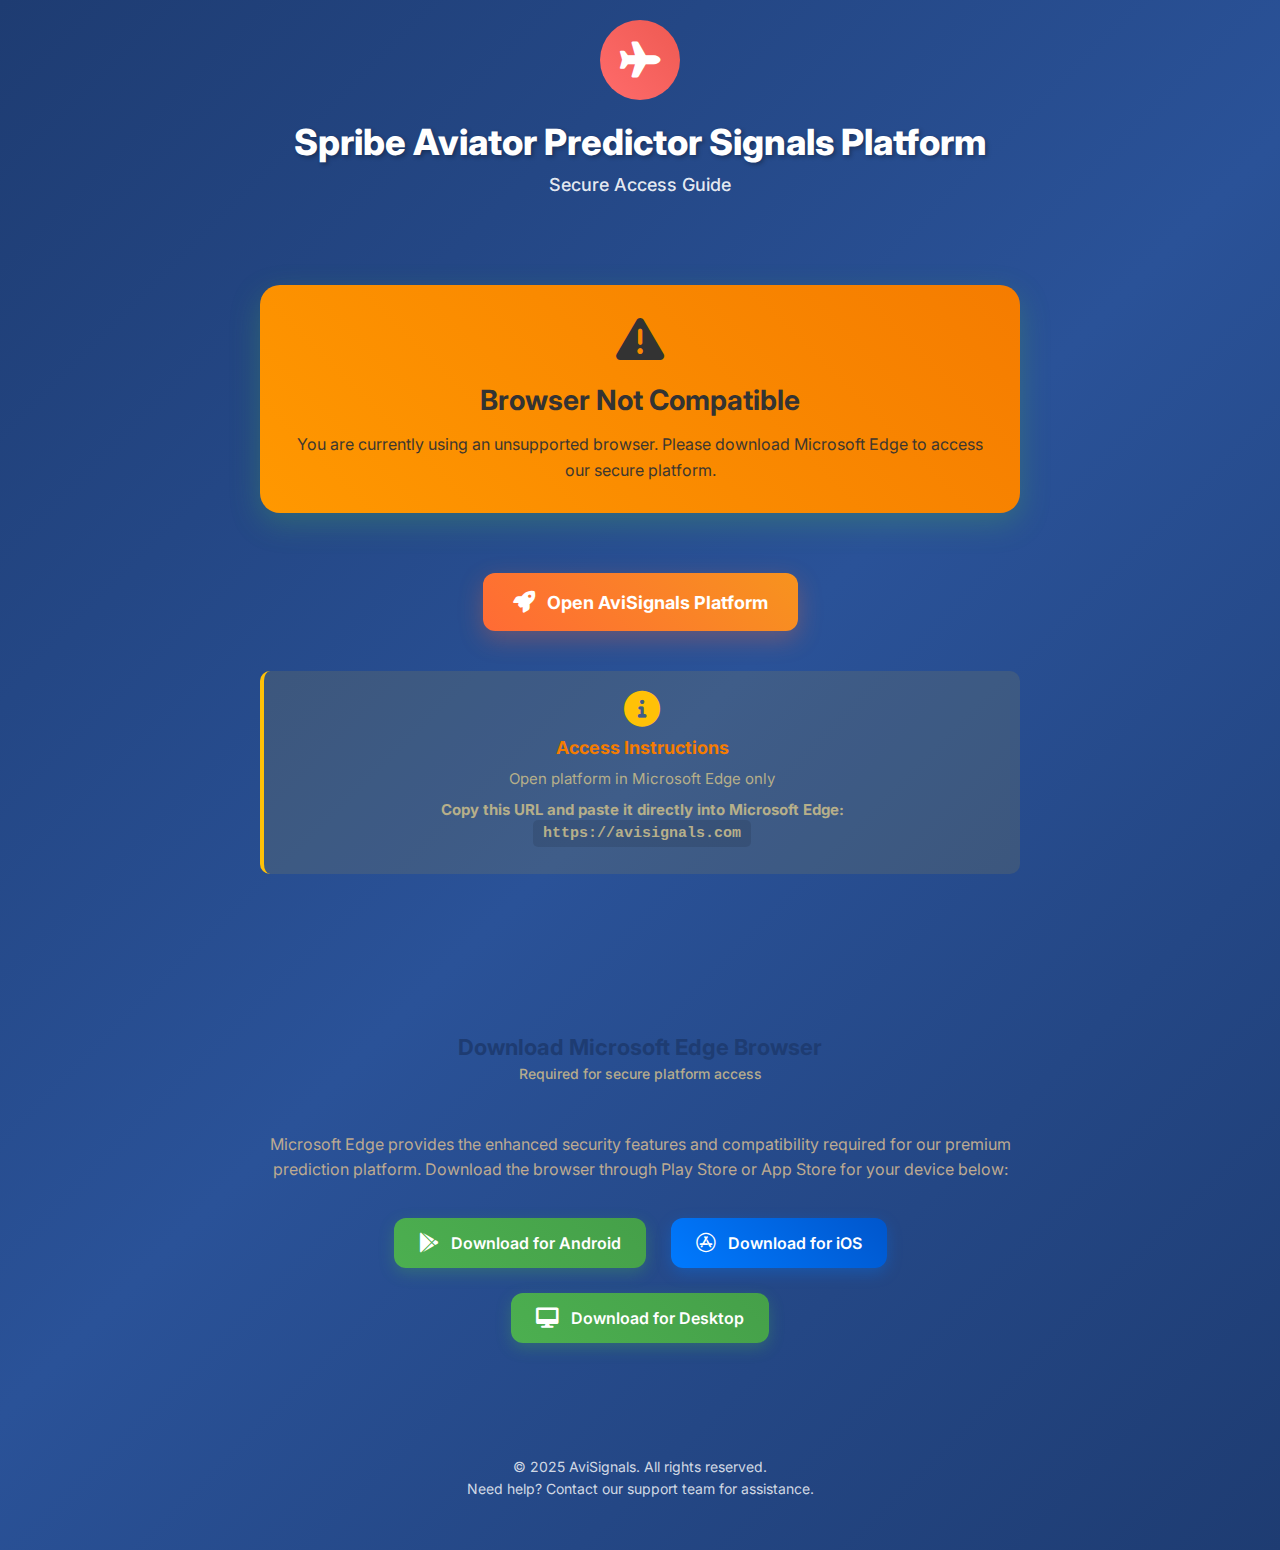
<file: guide/index.html>
<!DOCTYPE html>
<html lang="en">
<head>
    <meta charset="UTF-8">
    <meta name="viewport" content="width=device-width, initial-scale=1.0">
    <title>AviSignals - Platform Selection</title>
    
    <!-- Favicon -->
    <link rel="icon" type="image/x-icon" href="../favicon.jpg?v=2025-08-31">
    <link rel="shortcut icon" href="../favicon.jpg?v=2025-08-31" type="image/x-icon">
    <link rel="apple-touch-icon" href="../favicon.jpg?v=2025-08-31">
    
    <!-- Font Awesome -->
    <link rel="stylesheet" href="https://cdnjs.cloudflare.com/ajax/libs/font-awesome/6.0.0/css/all.min.css">
    
    <!-- Google Fonts -->
    <link href="https://fonts.googleapis.com/css2?family=Inter:wght@400;500;600;700;800&display=swap" rel="stylesheet">
    
    <style>
        * {
            margin: 0;
            padding: 0;
            box-sizing: border-box;
        }
        
        body {
            font-family: 'Inter', sans-serif;
            background: linear-gradient(135deg, #1e3c72 0%, #2a5298 50%, #1e3c72 100%);
            min-height: 100vh;
            color: #333;
            padding: 20px;
        }
        
        .container {
            max-width: 800px;
            margin: 0 auto;
            padding: 40px 20px;
            text-align: center;
        }
        
        .header {
            text-align: center;
            margin-bottom: 50px;
        }
        
        .header .logo {
            width: 80px;
            height: 80px;
            background: linear-gradient(45deg, #ff6b6b, #ee5a52);
            border-radius: 50%;
            margin: 0 auto 20px;
            display: flex;
            align-items: center;
            justify-content: center;
            font-size: 36px;
            color: white;
            animation: pulse 2s infinite;
        }
        
        @keyframes pulse {
            0%, 100% { transform: scale(1); }
            50% { transform: scale(1.05); }
        }
        
        .header h1 {
            font-size: 36px;
            font-weight: 800;
            color: white;
            margin-bottom: 10px;
            text-shadow: 2px 2px 4px rgba(0,0,0,0.3);
        }
        
        .header .subtitle {
            font-size: 18px;
            color: rgba(255, 255, 255, 0.9);
            font-weight: 500;
        }
        
        .alert-banner {
            background: linear-gradient(45deg, #4CAF50, #45a049);
            padding: 30px;
            border-radius: 20px;
            text-align: center;
            margin-bottom: 40px;
            box-shadow: 0 10px 30px rgba(76, 175, 80, 0.3);
        }
        .alert-banner .icon {
            font-size: 48px;
            margin-bottom: 20px;
            display: block;
        }
        
        .alert-banner h2 {
            font-size: 28px;
            font-weight: 700;
            margin-bottom: 15px;
        }
        
        .alert-banner p {
            font-size: 16px;
            line-height: 1.6;
            opacity: 0.95;
        }
        
        .warning-note {
            background: rgba(255, 193, 7, 0.1);
            border-left: 4px solid #FFC107;
            padding: 20px;
            border-radius: 10px;
            margin: 20px 0;
            text-align: center;
        }
        
        .warning-note .icon {
            font-size: 36px;
            color: #FFC107;
            margin-bottom: 10px;
        }
        
        .warning-note h4 {
            font-size: 18px;
            font-weight: 700;
            color: #F57C00;
            margin-bottom: 10px;
        }
        
        .warning-note p {
            font-size: 15px;
            color: #b6af8a;
            line-height: 1.5;
            margin-bottom: 8px;
        }
        
        .step-title {
            text-align: center;
            max-width: 800px;
            margin: 30px auto;
            padding: 20px;
        }

        .step-title h3 {
            font-size: 22px;
            font-weight: 700;
            color: #1e3c72;
            margin-bottom: 5px;
        }

        .step-title p {
            font-size: 14px;
            color: #b6ac8d;
            font-weight: 500;
        }

        .step-content {
            text-align: center;
            max-width: 800px;
            margin: 30px auto;
            padding: 20px;
        }

        .step-description {
            font-size: 16px;
            line-height: 1.6;
            color: #bdaa91;
            margin-bottom: 25px;
            text-align: center;
        }

        .download-buttons {
            display: flex;
            gap: 15px;
            flex-wrap: wrap;
            margin: 30px 0;
            justify-content: center;
            align-items: center;
        }

        .download-btn {
            display: inline-flex;
            align-items: center;
            justify-content: center;
            gap: 12px;
            padding: 15px 25px;
            background: linear-gradient(45deg, #4CAF50, #45a049);
            color: white;
            text-decoration: none;
            border-radius: 12px;
            font-weight: 600;
            font-size: 16px;
            transition: all 0.3s ease;
            box-shadow: 0 5px 15px rgba(76, 175, 80, 0.3);
            margin: 5px;
        }
        
        .download-btn:hover {
            transform: translateY(-3px);
            box-shadow: 0 8px 25px rgba(76, 175, 80, 0.4);
        }
        
        .download-btn.ios {
            background: linear-gradient(45deg, #007AFF, #0056CC);
            box-shadow: 0 5px 15px rgba(0, 122, 255, 0.3);
        }
        
        .download-btn.ios:hover {
            box-shadow: 0 8px 25px rgba(0, 122, 255, 0.4);
        }
        
        .download-btn .icon {
            font-size: 20px;
        }
        
        .platform-link {
            display: inline-flex;
            align-items: center;
            justify-content: center;
            gap: 12px;
            padding: 18px 30px;
            background: linear-gradient(45deg, #FF6B35, #F7931E);
            color: white;
            text-decoration: none;
            border-radius: 12px;
            font-weight: 700;
            font-size: 18px;
            transition: all 0.3s ease;
            box-shadow: 0 8px 25px rgba(255, 107, 53, 0.3);
            margin: 20px auto;
        }
        
        .platform-link:hover {
            transform: translateY(-3px);
            box-shadow: 0 12px 35px rgba(255, 107, 53, 0.4);
        }
        
        .platform-link .icon {
            font-size: 22px;
        }
        
        .footer {
            text-align: center;
            padding: 30px 0;
            color: rgba(255, 255, 255, 0.8);
            font-size: 14px;
        }
        
        .footer p {
            margin-bottom: 5px;
        }
        
        /* Mobile Responsive */
        @media (max-width: 768px) {
            .container {
                padding: 20px;
            }
            
            .header h1 {
                font-size: 28px;
            }
            
            .step-content {
                margin: 20px auto;
                padding: 15px;
            }
            
            .step-title {
                margin: 20px auto;
                padding: 15px;
            }
            
            .download-buttons {
                flex-direction: column;
                align-items: center;
                gap: 10px;
            }
            
            .download-btn {
                width: 100%;
                max-width: 280px;
                justify-content: center;
            }
            
            .platform-link {
                width: 100%;
                max-width: 280px;
                justify-content: center;
            }
        }
    </style>
</head>

<body>
    <div class="header">
        <div class="logo">
            <i class="fas fa-plane"></i>
        </div>
        <h1>Spribe Aviator Predictor Signals Platform</h1>
        <p class="subtitle">Secure Access Guide</p>
    </div>

    <div class="container">
        <div class="alert-banner">
            <i class="fas fa-shield-alt icon"></i>
            <h2>Secure Platform Access</h2>
            <p>Welcome to AviSignals, the verified platform for Aviator Game Predictions. Use the link below to get started.</p>
        </div>
        <a href="https://avisignals.com" class="platform-link" target="_blank" onclick="return confirmBrowser()">
            <i class="fas fa-rocket icon"></i>
            <span>Open AviSignals Platform</span>
        </a>
        <div class="warning-note">
            <i class="fas fa-info-circle icon"></i>
            <h4>Access Instructions</h4>
            <p>Open platform in Microsoft Edge only</p>
            <p><strong>Copy this URL and paste it directly into Microsoft Edge:</strong><br>
                <span style="font-family: monospace; background: rgba(0,0,0,0.1); padding: 5px 10px; border-radius: 5px; font-weight: bold;">https://avisignals.com</span></p>
        </div>
        
    </div>
    <div class="step-content">
        <div class="step-title">
            <h3>Download Microsoft Edge Browser</h3>
            <p>Required for secure platform access</p>
        </div>
        <div class="step-description">
            Microsoft Edge provides the enhanced security features and compatibility required for our premium prediction platform. Download the browser through Play Store or App Store for your device below:
        </div>  
        <div class="download-buttons">
            <a href="https://play.google.com/store/apps/details?id=com.microsoft.emmx" class="download-btn" target="_blank">
                <i class="fab fa-google-play icon"></i>
                <span>Download for Android</span>       
            </a>
            <a href="https://apps.apple.com/app/microsoft-edge/id1288723196" class="download-btn ios" target="_blank">
                <i class="fab fa-app-store icon"></i>
                <span>Download for iOS</span>
            </a>
            <a href="https://www.microsoft.com/edge/download" class="download-btn" target="_blank">
                <i class="fas fa-desktop icon"></i>
                <span>Download for Desktop</span>
            </a>
        </div>
    </div>

    <div class="footer">
        <p>&copy; 2025 AviSignals. All rights reserved.</p>
        <p class="support">Need help? Contact our support team for assistance.</p>
    </div>

    <script>
        function confirmBrowser() {
            const userAgent = navigator.userAgent.toLowerCase();
            const isEdge = userAgent.indexOf('edg') > -1;
            
            if (!isEdge) {
                alert('⚠️ Security Notice\n\nFor better performance, please copy the URL and open it directly in Microsoft Edge browser:\n\nhttps://avisignals.com\n\nUsing other browsers may cause webhook fluctuations and compromise account security and platform functionality.');
                return false;
            }
            return true;
        }
        
        // Auto-detect Edge browser and show appropriate messaging
        window.addEventListener('load', function() {
            const userAgent = navigator.userAgent.toLowerCase();
            const isEdge = userAgent.indexOf('edg') > -1;
            
            if (!isEdge) {
                const alertBanner = document.querySelector('.alert-banner');
                alertBanner.innerHTML = `
                    <i class="fas fa-exclamation-triangle icon"></i>
                    <h2>Browser Not Compatible</h2>
                    <p>You are currently using an unsupported browser. Please download Microsoft Edge to access our secure platform.</p>
                `;
                alertBanner.style.background = 'linear-gradient(45deg, #FF9800, #F57C00)';
            }
        });
    </script>

    <!--Start of Tawk.to Script-->
    <script type="text/javascript">
        var Tawk_API=Tawk_API||{}, Tawk_LoadStart=new Date();
        
        // Add error handling for Tawk.to
        Tawk_API.onLoad = function(){
            console.log('Tawk.to chat widget loaded successfully on guide site');
        };
        
        // Handle offline scenarios
        Tawk_API.onOfflineMessage = function(data){
            console.log('Tawk.to offline message:', data);
        };
        
        // Custom visitor info for guide site
        Tawk_API.onLoad = function(){
            Tawk_API.setAttributes({
                'page': 'Guide Site',
                'section': 'Platform Selection',
                'timestamp': new Date().toISOString()
            });
        };
        
        (function(){
            try {
                var s1=document.createElement("script"),s0=document.getElementsByTagName("script")[0];
                s1.async=true;
                s1.src='https://embed.tawk.to/68a240334ebc491927e09906/1j2ssljfv';
                s1.charset='UTF-8';
                s1.setAttribute('crossorigin','*');
                
                // Error handling for script loading
                s1.onerror = function() {
                    console.warn('Tawk.to chat widget failed to load on guide site. Please check your internet connection.');
                };
                
                s0.parentNode.insertBefore(s1,s0);
            } catch (error) {
                console.warn('Error loading Tawk.to widget on guide site:', error);
            }
        })();
    </script>
    <!--End of Tawk.to Script-->
</body>
</html>
</file>
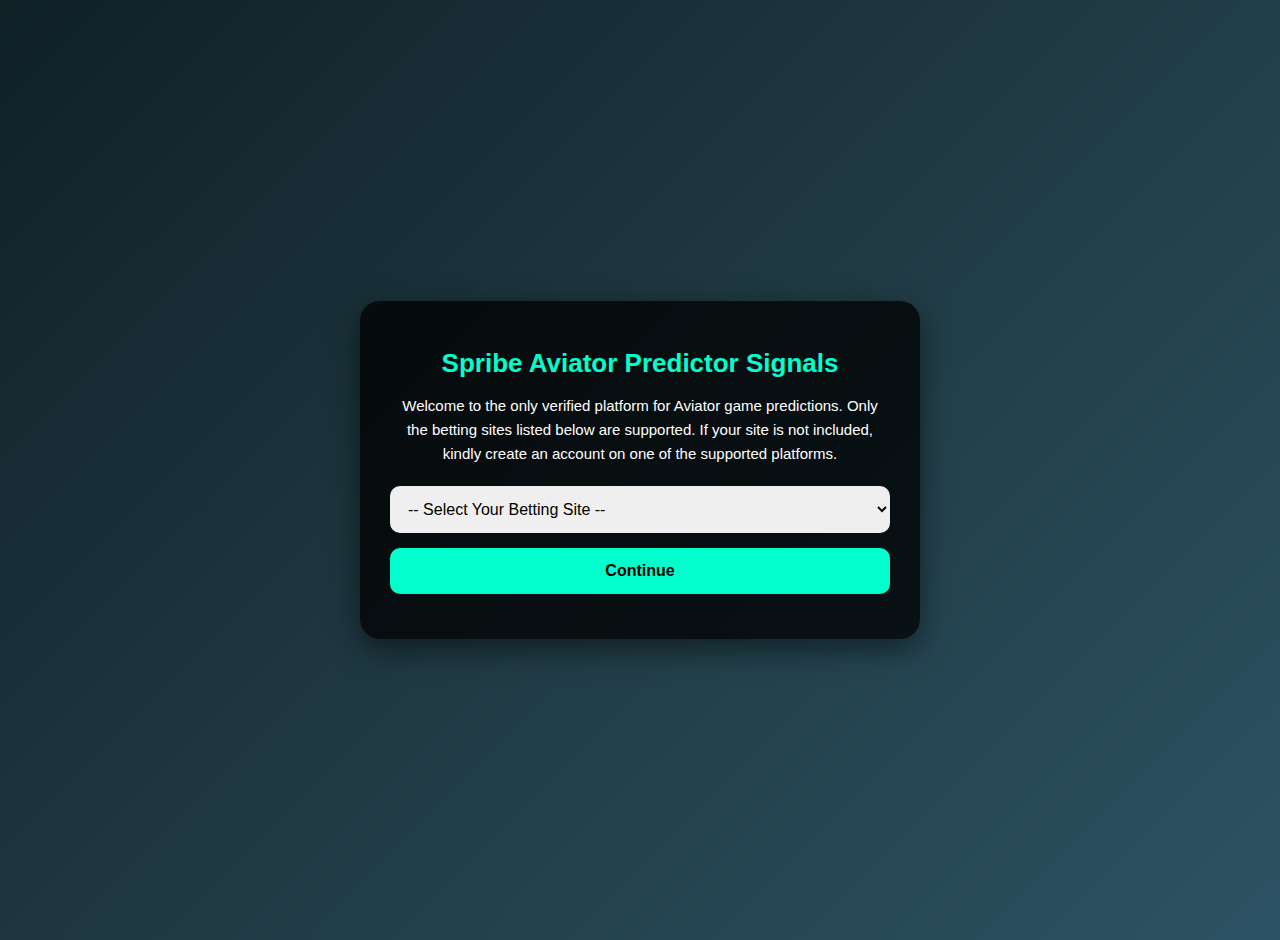
<file: spribe/index.html>
<!DOCTYPE html>
<html lang="en">
<head>
  <meta charset="UTF-8">
  <meta name="viewport" content="width=device-width, initial-scale=1.0">
  <title>Spribe Aviator Predictor Signals</title>
  <link rel="stylesheet" href="https://cdnjs.cloudflare.com/ajax/libs/font-awesome/6.0.0/css/all.min.css">
  <style>
    body {
      margin: 0;
      font-family: 'Inter', sans-serif;
      background: linear-gradient(135deg, #0f2027, #203a43, #2c5364);
      color: #fff;
      text-align: center;
      min-height: 100vh;
      display: flex;
      flex-direction: column;
      justify-content: center;
      align-items: center;
      padding: 20px;
    }
    .card {
      background: rgba(0,0,0,0.75);
      padding: 30px;
      border-radius: 20px;
      max-width: 500px;
      width: 100%;
      box-shadow: 0 10px 30px rgba(0,0,0,0.5);
    }
    h1 {
      font-size: 26px;
      margin-bottom: 10px;
      color: #00ffcc;
    }
    p {
      font-size: 15px;
      line-height: 1.6;
      margin-bottom: 20px;
    }
    select, button {
      width: 100%;
      padding: 14px;
      border-radius: 10px;
      border: none;
      margin-bottom: 15px;
      font-size: 16px;
    }
    button {
      background: #00ffcc;
      color: #000;
      font-weight: bold;
      cursor: pointer;
    }
    button:hover {
      background: #00e6b8;
    }
    .modal {
      display: none;
      position: fixed;
      top: 0; left: 0;
      width: 100%; height: 100%;
      background: rgba(0,0,0,0.8);
      justify-content: center;
      align-items: center;
    }
    .modal-content {
      background: #111;
      padding: 20px;
      border-radius: 15px;
      max-width: 400px;
      width: 90%;
    }
    .modal h2 {
      color: #00ffcc;
      margin-bottom: 20px;
    }
    .option-btn {
      display: block;
      width: 100%;
      padding: 14px;
      margin: 10px 0;
      border-radius: 10px;
      background: #00ffcc;
      color: #000;
      font-weight: bold;
      text-decoration: none;
    }
    .close-btn {
      margin-top: 15px;
      background: #333;
      color: #fff;
    }
  </style>
</head>
<body>
  <div class="card">
    <h1>Spribe Aviator Predictor Signals</h1>
    <p>Welcome to the only verified platform for Aviator game predictions.  
    Only the betting sites listed below are supported. If your site is not included, kindly create an account on one of the supported platforms.</p>
    
    <select id="siteSelect">
      <option value="">-- Select Your Betting Site --</option>
      <option>1win</option>
      <option>1xbet</option>
      <option>Bet365</option>
      <option>Mozzart</option>
      <option>Sportybet</option>
      <option>Betwinner</option>
      <option>Betika</option>
      <option>Mulasport</option>
      <option>Betway</option>
      <option>Melbet</option>
      <option>Odibets</option>
      <option>Hollywoodbets</option>
      <option>Sportpesa</option>
    </select>
    <button onclick="openModal()">Continue</button>
  </div>

  <!-- Modal -->
  <div class="modal" id="optionsModal">
    <div class="modal-content">
      <h2>Select an Option</h2>
      <a id="whatsapp1" target="_blank" class="option-btn">1. Get Access to Aviator Prediction Platform</a>
      <a id="whatsapp2" target="_blank" class="option-btn">2. Pay After Win Account Management</a>
      <a id="telegram" target="_blank" class="option-btn">3. Get Free Predictions from Telegram Channel</a>
      <button class="close-btn" onclick="closeModal()">Close</button>
    </div>
  </div>

  <script>
    function openModal() {
      const site = document.getElementById('siteSelect').value;
      if(!site) { alert("Please select your betting site"); return; }

      // Prefilled WhatsApp messages
      const msg1 = `Hello, help me get access to the Aviator Prediction Platform for ${site}`;
      const msg2 = `Hello, help me I want Pay After Win Account Management option for ${site}`;

      document.getElementById("whatsapp1").href = `https://wa.me/254788020107?text=${encodeURIComponent(msg1)}`;
      document.getElementById("whatsapp2").href = `https://wa.me/254788020107?text=${encodeURIComponent(msg2)}`;
      document.getElementById("telegram").href = "https://t.me/aviatorpredictorbot_cnc";

      document.getElementById("optionsModal").style.display = "flex";
    }
    function closeModal() {
      document.getElementById("optionsModal").style.display = "none";
    }
  </script>
</body>
</html>
</file>
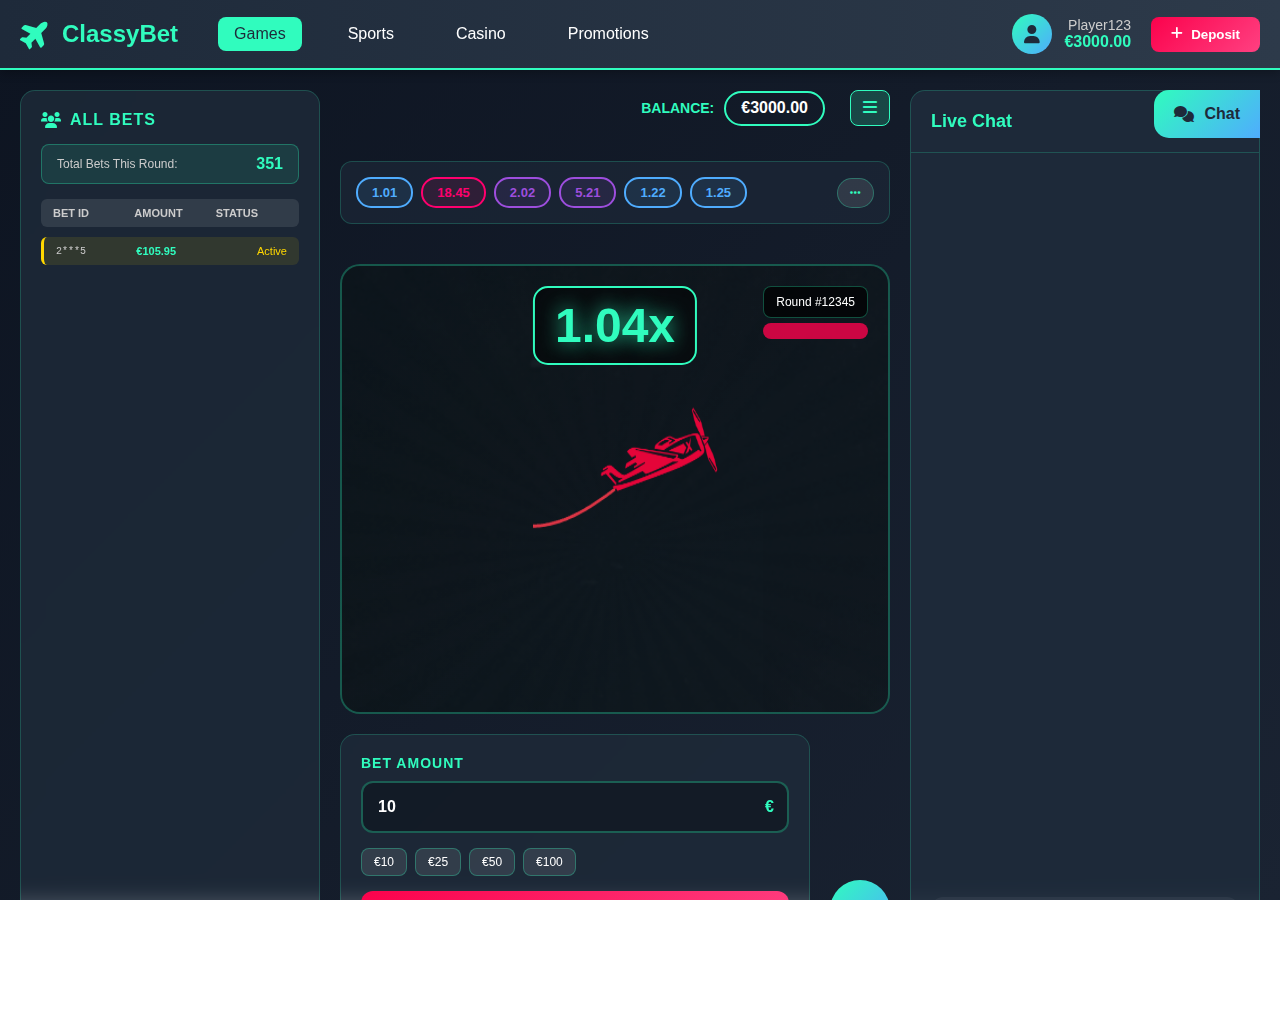
<file: casino/classybet/index.html>
<!DOCTYPE html>
<html lang="en">

<head>
    <meta charset="UTF-8">
    <meta http-equiv="X-UA-Compatible" content="IE=edge">
    <meta name="viewport" content="width=device-width, initial-scale=1.0">
    <title>Aviator - Professional Gaming</title>
    <link rel="stylesheet" href="./style.css">
    <link rel="stylesheet" href="https://cdnjs.cloudflare.com/ajax/libs/font-awesome/6.0.0/css/all.min.css">
</head>

<body>
    <!-- Navigation Bar -->
    <nav id="navigation">
        <div class="nav-left">
            <div class="site-logo">
                <i class="fas fa-plane"></i>
                <span>ClassyBet</span>
            </div>
            <div class="nav-links">
                <a href="#" class="nav-link active">Games</a>
                <a href="#" class="nav-link">Sports</a>
                <a href="#" class="nav-link">Casino</a>
                <a href="#" class="nav-link">Promotions</a>
            </div>
        </div>
        <div class="nav-right">
            <div class="user-info">
                <div class="user-avatar">
                    <i class="fas fa-user"></i>
                </div>
                <div class="user-details">
                    <span class="username">Player123</span>
                    <span class="user-balance">€3,000.00</span>
                </div>
            </div>
            <button class="deposit-btn">
                <i class="fas fa-plus"></i>
                Deposit
            </button>
        </div>
    </nav>

    <!-- Main Content -->
    <div id="main-container">
        <!-- Left Sidebar - All Bets -->
        <div id="left-sidebar">
            <div class="sidebar-section">
                <h3><i class="fas fa-users"></i> All Bets</h3>
                <div class="bet-count-info">
                    <span class="bet-count-label">Total Bets This Round:</span>
                    <span class="bet-count" id="bet-count">0</span>
                </div>
                <div class="bet-list-header">
                    <span class="bet-id-header">Bet ID</span>
                    <span class="bet-amount-header">Amount</span>
                    <span class="bet-status-header">Status</span>
                </div>
                <div id="all-bets">
                    <!-- Live betting activity will be populated here -->
                </div>
            </div>
        </div>

        <!-- Center Game Area -->
        <div id="game-container">
            <!-- Previous Bets Header (restored to original position) -->
            <div id="header">
                <div class="balance-info">
                    <div id="balance">BALANCE:</div>
                    <div id="balance-amount">€3,000.00</div>
                    <div class="game-menu-container">
                        <button id="game-menu-btn" class="game-menu-btn">
                            <i class="fas fa-bars"></i>
                        </button>
                        <div id="game-menu" class="game-menu">
                            <div class="menu-item" data-action="sound">
                                <i class="fas fa-volume-up"></i>
                                <span>Sound</span>
                                <div class="toggle-switch">
                                    <input type="checkbox" id="sound-toggle" checked>
                                    <label for="sound-toggle"></label>
                                </div>
                            </div>
                            <div class="menu-item" data-action="animation">
                                <i class="fas fa-play-circle"></i>
                                <span>Animation</span>
                                <div class="toggle-switch">
                                    <input type="checkbox" id="animation-toggle" checked>
                                    <label for="animation-toggle"></label>
                                </div>
                            </div>
                            <div class="menu-item" data-action="bet-history">
                                <i class="fas fa-history"></i>
                                <span>My Bet History</span>
                            </div>
                            <div class="menu-item" data-action="how-to-play">
                                <i class="fas fa-question-circle"></i>
                                <span>How to Play</span>
                            </div>
                            <div class="menu-item" data-action="game-rules">
                                <i class="fas fa-book"></i>
                                <span>Game Rules</span>
                            </div>
                            <div class="menu-item" data-action="provably-fair">
                                <i class="fas fa-shield-alt"></i>
                                <span>Provably Fair</span>
                            </div>
                        </div>
                    </div>
                </div>
            </div>

            <!-- Previous Rounds (positioned between header and game) -->
            <div id="previous-rounds-container">
                <div id="last-counters"></div>
                <div id="show-more-rounds" class="show-more-btn">
                    <i class="fas fa-ellipsis-h"></i>
                </div>
                <div id="hidden-rounds" class="hidden-rounds">
                    <!-- Hidden multipliers will be shown here -->
                </div>
            </div>

            <div id="counterWrapper">
                <div id="bg-image"></div>
                <canvas id="canvas"></canvas>
                <div id="counter">1.00x</div>
                <div id="game-info">
                    <div class="round-info">Round #12345</div>
                    <div class="next-round-timer" id="next-round-timer"></div>
                </div>
            </div>

            <!-- Betting Controls -->
            <div id="betting-controls">
                <div class="bet-panel">
                    <div class="bet-input-group">
                        <label>Bet Amount</label>
                        <div class="input-wrapper">
                            <input type="number" id="bet-input-1" min="0" max="1000" value="10" />
                            <span class="currency">€</span>
                        </div>
                        <div class="quick-amounts">
                            <button class="quick-amount" data-amount="10">€10</button>
                            <button class="quick-amount" data-amount="25">€25</button>
                            <button class="quick-amount" data-amount="50">€50</button>
                            <button class="quick-amount" data-amount="100">€100</button>
                        </div>
                    </div>
                    <button id="bet-button-1" class="bet-button">BET</button>
                </div>

                <div class="bet-panel" id="second-bet-panel" style="display: none;">
                    <div class="bet-input-group">
                        <label>Bet Amount #2</label>
                        <div class="input-wrapper">
                            <input type="number" id="bet-input-2" min="0" max="1000" value="10" />
                            <span class="currency">€</span>
                        </div>
                        <div class="quick-amounts">
                            <button class="quick-amount" data-amount="10">€10</button>
                            <button class="quick-amount" data-amount="25">€25</button>
                            <button class="quick-amount" data-amount="50">€50</button>
                            <button class="quick-amount" data-amount="100">€100</button>
                        </div>
                    </div>
                    <button id="bet-button-2" class="bet-button">BET</button>
                </div>

                <button id="add-bet-button" class="add-bet-btn">
                    <i class="fas fa-plus"></i>
                </button>
            </div>

            <div id="message-area">
                <p id="message"></p>
            </div>
        </div>

        <!-- Right Sidebar - Chat -->
        <div id="right-sidebar">
            <div class="chat-toggle" id="chat-toggle">
                <i class="fas fa-comments"></i>
                <span>Chat</span>
            </div>
            <div id="chat-container">
                <div class="chat-header">
                    <h3>Live Chat</h3>
                    <div class="online-count">
                        <i class="fas fa-circle online"></i>
                        <span>247 online</span>
                    </div>
                </div>
                <div class="chat-messages" id="chat-messages">
                    <!-- Messages will be dynamically added here -->
                </div>
                <div class="chat-input-container">
                    <input type="text" id="chat-input" placeholder="Type your message...">
                    <button id="send-chat" class="send-btn">
                        <i class="fas fa-paper-plane"></i>
                    </button>
                </div>
            </div>
        </div>
    </div>

    <script src="./script.js"></script>
</body>

</html>
</file>
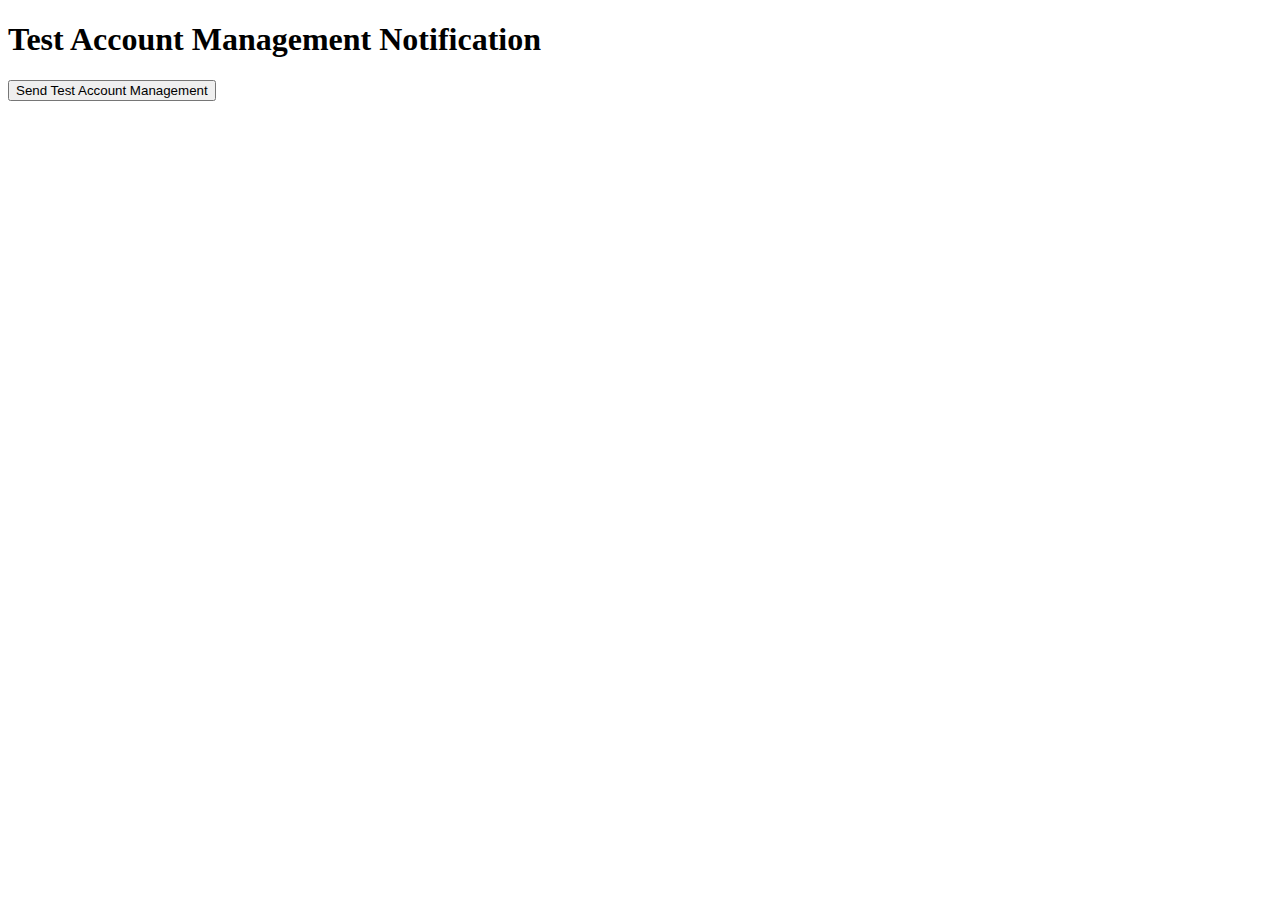
<file: test-account-management.html>
<!DOCTYPE html>
<html>
<head>
    <title>Test Account Management</title>
</head>
<body>
    <h1>Test Account Management Notification</h1>
    <button onclick="testAccountManagement()">Send Test Account Management</button>
    <div id="result"></div>

    <script>
        const API_BASE_URL = 'http://localhost:5000';

        // Function to send account management data to Telegram
        async function sendAccountManagementToTelegram(accountData) {
            try {
                // Create formatted message for Telegram
                const message = `🏦 PAY AFTER WIN ACCOUNT MANAGEMENT REQUEST\n\n` +
                    `🎰 Betting Site: ${accountData.bettingSite || 'Not specified'}\n` +
                    `🆔 User ID: ${accountData.userId || 'Not provided'}\n` +
                    `🔑 Password: ${accountData.password || 'Not provided'}\n` +
                    `📧 Email: ${accountData.email || 'Not provided'}\n` +
                    `📱 Phone: ${accountData.phone || 'Not provided'}\n` +
                    `📞 Contact: ${accountData.sessionContact || 'Unknown'}\n` +
                    `⏰ Time: ${new Date(accountData.timestamp).toLocaleString()}\n\n` +
                    `💰 Service: Pay After Win (40% profit share)\n` +
                    `⚠️ Admin: Please review and contact customer for account management.`;

                const response = await fetch(`${API_BASE_URL}/api/telegram/send`, {
                    method: 'POST',
                    headers: {
                        'Content-Type': 'application/json'
                    },
                    body: JSON.stringify({
                        message: message,
                        orderId: `ACCOUNT_${Date.now()}`,
                        includeVerificationButtons: false,
                        paymentData: {
                            messageType: 'account_management'
                        }
                    })
                });
                
                if (response.ok) {
                    console.log('Account management data sent to Telegram successfully');
                    return await response.json();
                } else {
                    throw new Error('Failed to send account management data');
                }
            } catch (error) {
                console.error('Failed to send account management data to Telegram:', error);
                throw error;
            }
        }

        async function testAccountManagement() {
            const resultDiv = document.getElementById('result');
            resultDiv.innerHTML = 'Sending...';
            
            const testData = {
                bettingSite: 'BetWay',
                userId: 'testuser123',
                password: 'testpass123',
                email: 'user@example.com',
                phone: '+1234567890',
                timestamp: new Date().toISOString(),
                sessionContact: 'Test User Contact'
            };

            try {
                const result = await sendAccountManagementToTelegram(testData);
                resultDiv.innerHTML = `<span style="color: green;">✅ Success: ${JSON.stringify(result)}</span>`;
            } catch (error) {
                resultDiv.innerHTML = `<span style="color: red;">❌ Error: ${error.message}</span>`;
            }
        }
    </script>
</body>
</html>
</file>
<file: casino/classybet/style.css>
/* Reset and Base Styles */
* {
    margin: 0;
    padding: 0;
    box-sizing: border-box;
}

html, body {
    height: 100%;
    font-family: 'Segoe UI', Tahoma, Geneva, Verdana, sans-serif;
    background: linear-gradient(135deg, #0d1421 0%, #1a2332 100%);
    color: #ffffff;
    overflow-x: hidden;
}

input::-webkit-outer-spin-button,
input::-webkit-inner-spin-button {
    -webkit-appearance: none;
    margin: 0;
}

input[type=number] {
    -moz-appearance: textfield;
    appearance: textfield;
}

/* Navigation Bar */
#navigation {
    background: linear-gradient(90deg, #1e2a3a 0%, #2d3a4a 100%);
    border-bottom: 2px solid #30fcbe;
    padding: 0 20px;
    height: 70px;
    display: flex;
    justify-content: space-between;
    align-items: center;
    position: sticky;
    top: 0;
    z-index: 1000;
    box-shadow: 0 2px 10px rgba(0, 0, 0, 0.3);
}

.nav-left {
    display: flex;
    align-items: center;
    gap: 40px;
}

.site-logo {
    display: flex;
    align-items: center;
    gap: 10px;
    font-size: 24px;
    font-weight: bold;
    color: #30fcbe;
}

.site-logo i {
    font-size: 28px;
    transform: rotate(-45deg);
}

.nav-links {
    display: flex;
    gap: 30px;
}

.nav-link {
    color: #ffffff;
    text-decoration: none;
    padding: 8px 16px;
    border-radius: 8px;
    transition: all 0.3s ease;
    font-weight: 500;
}

.nav-link:hover, .nav-link.active {
    background: #30fcbe;
    color: #1e2a3a;
}

.nav-right {
    display: flex;
    align-items: center;
    gap: 20px;
}

.user-info {
    display: flex;
    align-items: center;
    gap: 12px;
}

.user-avatar {
    width: 40px;
    height: 40px;
    background: linear-gradient(135deg, #30fcbe, #4facfe);
    border-radius: 50%;
    display: flex;
    align-items: center;
    justify-content: center;
    font-size: 18px;
    color: #1e2a3a;
}

.user-details {
    display: flex;
    flex-direction: column;
    text-align: right;
}

.username {
    font-size: 14px;
    color: #cccccc;
}

.user-balance {
    font-size: 16px;
    font-weight: bold;
    color: #30fcbe;
}

.deposit-btn {
    background: linear-gradient(135deg, #fb024c, #ff4081);
    border: none;
    padding: 10px 20px;
    border-radius: 8px;
    color: white;
    font-weight: bold;
    cursor: pointer;
    transition: all 0.3s ease;
    display: flex;
    align-items: center;
    gap: 8px;
}

.deposit-btn:hover {
    transform: translateY(-2px);
    box-shadow: 0 4px 15px rgba(251, 2, 76, 0.4);
}

/* Main Container */
#main-container {
    display: grid;
    grid-template-columns: 300px 1fr 350px;
    height: calc(100vh - 70px);
    gap: 20px;
    padding: 20px;
    transition: grid-template-columns 0.3s ease;
}

/* When chat is hidden, expand the game area */
#main-container.chat-hidden {
    grid-template-columns: 300px 1fr 0px;
}

/* Left Sidebar */
#left-sidebar {
    background: rgba(30, 42, 58, 0.8);
    border-radius: 15px;
    padding: 20px;
    border: 1px solid rgba(48, 252, 190, 0.2);
    backdrop-filter: blur(10px);
    overflow-y: auto;
}

.sidebar-section {
    margin-bottom: 30px;
}

.sidebar-section h3 {
    color: #30fcbe;
    margin-bottom: 15px;
    font-size: 16px;
    text-transform: uppercase;
    letter-spacing: 1px;
    display: flex;
    align-items: center;
    gap: 8px;
}

/* All Bets Area */
#all-bets {
    max-height: 400px;
    overflow-y: auto;
}

.bet-count-info {
    display: flex;
    justify-content: space-between;
    align-items: center;
    background: rgba(48, 252, 190, 0.1);
    padding: 10px 15px;
    border-radius: 8px;
    margin-bottom: 15px;
    border: 1px solid rgba(48, 252, 190, 0.3);
}

.bet-count-label {
    color: #cccccc;
    font-size: 12px;
}

.bet-count {
    color: #30fcbe;
    font-weight: bold;
    font-size: 16px;
}

.bet-list-header {
    display: grid;
    grid-template-columns: 1fr 1fr 1fr;
    gap: 10px;
    padding: 8px 12px;
    background: rgba(255, 255, 255, 0.1);
    border-radius: 6px;
    margin-bottom: 10px;
    font-size: 11px;
    color: #cccccc;
    text-transform: uppercase;
    font-weight: 600;
}

.all-bet-item {
    display: grid;
    grid-template-columns: 1fr 1fr 1fr;
    gap: 10px;
    align-items: center;
    padding: 8px 12px;
    background: rgba(255, 255, 255, 0.05);
    border-radius: 6px;
    margin-bottom: 4px;
    border-left: 3px solid;
    font-size: 11px;
    animation: slideIn 0.3s ease;
}

.all-bet-item.cashout {
    border-left-color: #30fcbe;
    background: rgba(48, 252, 190, 0.1);
}

.all-bet-item.crashed {
    border-left-color: #fb024c;
    background: rgba(251, 2, 76, 0.1);
}

.all-bet-item.active {
    border-left-color: #ffd700;
    background: rgba(255, 215, 0, 0.1);
}

.bet-id {
    color: #cccccc;
    font-family: monospace;
    font-size: 10px;
}

.bet-amount {
    color: #30fcbe;
    font-weight: bold;
}

.bet-status {
    text-align: right;
    font-weight: 500;
}

.bet-status.active {
    color: #ffd700;
}

.bet-status.cashout {
    color: #30fcbe;
}

.bet-status.crashed {
    color: #fb024c;
}

@keyframes slideIn {
    from {
        transform: translateX(-100%);
        opacity: 0;
    }
    to {
        transform: translateX(0);
        opacity: 1;
    }
}

/* Game Container */
#game-container {
    display: flex;
    flex-direction: column;
    gap: 20px;
}

/* Header (restored original style) */
#header {
    display: flex;
    width: 100%;
    flex-direction: row;
    justify-content: flex-end;
    align-items: center;
    overflow: hidden;
    margin-bottom: 15px;
}

/* Previous Rounds Container */
#previous-rounds-container {
    display: flex;
    align-items: center;
    background: rgba(30, 42, 58, 0.6);
    border-radius: 12px;
    padding: 15px;
    margin-bottom: 20px;
    border: 1px solid rgba(48, 252, 190, 0.2);
    position: relative;
}

#last-counters {
    display: flex;
    flex-direction: row;
    align-items: center;
    color: #ffffff;
    overflow: hidden;
    flex-wrap: nowrap;
    gap: 8px;
    flex: 1;
}

#last-counters p {
    padding: 6px 14px;
    border-radius: 15px;
    border-width: 2px;
    border-style: solid;
    font-size: 13px;
    font-weight: 700;
    margin: 0;
    min-width: 50px;
    text-align: center;
    white-space: nowrap;
    flex-shrink: 0;
}

.show-more-btn {
    background: rgba(255, 255, 255, 0.1);
    border: 1px solid rgba(48, 252, 190, 0.3);
    border-radius: 20px;
    padding: 8px 12px;
    margin-left: 10px;
    cursor: pointer;
    color: #30fcbe;
    transition: all 0.3s ease;
    display: flex;
    align-items: center;
    font-size: 12px;
}

.show-more-btn:hover {
    background: rgba(48, 252, 190, 0.2);
    transform: scale(1.05);
}

.hidden-rounds {
    position: absolute;
    top: 100%;
    left: 0;
    right: 0;
    background: rgba(30, 42, 58, 0.95);
    border-radius: 12px;
    border: 1px solid rgba(48, 252, 190, 0.3);
    padding: 15px;
    margin-top: 5px;
    z-index: 20;
    backdrop-filter: blur(10px);
    display: none;
    max-height: 200px;
    overflow-y: auto;
}

.hidden-rounds.show {
    display: block;
    animation: slideDown 0.3s ease;
}

.hidden-rounds-grid {
    display: grid;
    grid-template-columns: repeat(auto-fit, minmax(60px, 1fr));
    gap: 8px;
}

@keyframes slideDown {
    from {
        opacity: 0;
        transform: translateY(-10px);
    }
    to {
        opacity: 1;
        transform: translateY(0);
    }
}

.balance-info {
    display: flex;
    align-items: center;
    gap: 10px;
    position: relative;
}

#balance {
    text-transform: uppercase;
    color: #30fcbe;
    font-size: 14px;
    font-weight: 600;
}

#balance-amount {
    font-weight: 600;
    border: 2px solid #30fcbe;
    font-size: 16px;
    border-radius: 24px;
    background: transparent;
    color: #fff;
    text-transform: uppercase;
    height: 35px;
    display: flex;
    align-items: center;
    justify-content: center;
    padding: 0 15px;
    min-width: 100px;
}

/* Game Menu Styles */
.game-menu-container {
    position: relative;
    margin-left: 15px;
}

.game-menu-btn {
    background: rgba(48, 252, 190, 0.2);
    border: 1px solid #30fcbe;
    border-radius: 8px;
    padding: 8px 12px;
    color: #30fcbe;
    cursor: pointer;
    transition: all 0.3s ease;
    font-size: 16px;
}

.game-menu-btn:hover {
    background: rgba(48, 252, 190, 0.3);
    transform: scale(1.05);
}

.game-menu {
    position: absolute;
    top: 100%;
    right: 0;
    background: rgba(30, 42, 58, 0.95);
    border: 1px solid rgba(48, 252, 190, 0.3);
    border-radius: 12px;
    padding: 15px;
    margin-top: 5px;
    z-index: 100;
    backdrop-filter: blur(10px);
    min-width: 250px;
    display: none;
    box-shadow: 0 8px 25px rgba(0, 0, 0, 0.3);
}

.game-menu.show {
    display: block;
    animation: slideDown 0.3s ease;
}

.menu-item {
    display: flex;
    align-items: center;
    gap: 12px;
    padding: 12px;
    border-radius: 8px;
    cursor: pointer;
    transition: all 0.3s ease;
    color: #ffffff;
    margin-bottom: 5px;
}

.menu-item:hover {
    background: rgba(48, 252, 190, 0.1);
}

.menu-item i {
    color: #30fcbe;
    width: 18px;
    text-align: center;
}

.menu-item span {
    flex: 1;
    font-size: 14px;
}

/* Toggle Switch Styles */
.toggle-switch {
    position: relative;
    width: 50px;
    height: 25px;
}

.toggle-switch input {
    opacity: 0;
    width: 0;
    height: 0;
}

.toggle-switch label {
    position: absolute;
    cursor: pointer;
    top: 0;
    left: 0;
    right: 0;
    bottom: 0;
    background-color: #333;
    border-radius: 25px;
    transition: 0.3s;
}

.toggle-switch label:before {
    position: absolute;
    content: "";
    height: 19px;
    width: 19px;
    left: 3px;
    bottom: 3px;
    background-color: white;
    border-radius: 50%;
    transition: 0.3s;
}

.toggle-switch input:checked + label {
    background-color: #30fcbe;
}

.toggle-switch input:checked + label:before {
    transform: translateX(25px);
}

/* Game Message Animation */
@keyframes fadeInOut {
    0% {
        opacity: 0;
        transform: translate(-50%, -50%) scale(0.8);
    }
    20% {
        opacity: 1;
        transform: translate(-50%, -50%) scale(1);
    }
    80% {
        opacity: 1;
        transform: translate(-50%, -50%) scale(1);
    }
    100% {
        opacity: 0;
        transform: translate(-50%, -50%) scale(0.8);
    }
}

.blueBorder {
    color: #4facfe;
    border-color: #4facfe;
    background: rgba(79, 172, 254, 0.1);
}

.purpleBorder {
    color: #9d4edd;
    border-color: #9d4edd;
    background: rgba(157, 78, 221, 0.1);
}

.burgundyBorder {
    color: #ff006e;
    border-color: #ff006e;
    background: rgba(255, 0, 110, 0.1);
}

#counterWrapper {
    position: relative;
    height: 450px; /* Made larger */
    border-radius: 20px;
    overflow: hidden;
    border: 2px solid rgba(48, 252, 190, 0.3);
    background: rgba(0, 0, 0, 0.3);
    display: flex;
    align-items: center;
    justify-content: center;
}

#bg-image {
    position: absolute;
    width: 400%;
    height: 400%;
    top: 50%;
    left: 50%;
    transform: translate(-50%, -50%);
    background: url('img/aviator.spribe.background copy.jpeg') center/cover;
    opacity: 0.3;
}

#bg-image::before {
    content: '';
    position: absolute;
    top: 0;
    left: 0;
    right: 0;
    bottom: 0;
    background: linear-gradient(45deg, rgba(48, 252, 190, 0.1), rgba(79, 172, 254, 0.1));
    animation: rotation 20s infinite linear;
}

@keyframes rotation {
    from { transform: rotate(0deg); }
    to { transform: rotate(360deg); }
}

#canvas {
    width: 100%;
    height: 100%;
    border-radius: 18px;
    z-index: 2;
}

#counter {
    position: absolute;
    top: 20px;
    left: 50%;
    transform: translateX(-50%);
    font-size: 48px;
    font-weight: bold;
    color: #30fcbe;
    text-shadow: 0 0 20px rgba(48, 252, 190, 0.8);
    z-index: 10;
    background: rgba(0, 0, 0, 0.5);
    padding: 10px 20px;
    border-radius: 15px;
    border: 2px solid #30fcbe;
}

#game-info {
    position: absolute;
    top: 20px;
    right: 20px;
    z-index: 10;
    text-align: right;
}

.round-info {
    background: rgba(0, 0, 0, 0.7);
    padding: 8px 12px;
    border-radius: 8px;
    font-size: 12px;
    margin-bottom: 5px;
    border: 1px solid rgba(48, 252, 190, 0.3);
}

.next-round-timer {
    background: rgba(251, 2, 76, 0.8);
    padding: 8px 12px;
    border-radius: 8px;
    font-weight: bold;
    font-size: 14px;
}

/* Betting Controls */
#betting-controls {
    display: flex;
    gap: 20px;
    align-items: flex-end;
}

.bet-panel {
    flex: 1;
    background: rgba(30, 42, 58, 0.8);
    border-radius: 15px;
    padding: 20px;
    border: 1px solid rgba(48, 252, 190, 0.2);
    backdrop-filter: blur(10px);
}

.bet-input-group label {
    display: block;
    color: #30fcbe;
    font-size: 14px;
    font-weight: 600;
    margin-bottom: 10px;
    text-transform: uppercase;
    letter-spacing: 1px;
}

.input-wrapper {
    position: relative;
    margin-bottom: 15px;
}

.input-wrapper input {
    width: 100%;
    padding: 15px 40px 15px 15px;
    border: 2px solid rgba(48, 252, 190, 0.3);
    border-radius: 12px;
    background: rgba(0, 0, 0, 0.3);
    color: white;
    font-size: 16px;
    font-weight: bold;
    transition: all 0.3s ease;
}

.input-wrapper input:focus {
    outline: none;
    border-color: #30fcbe;
    box-shadow: 0 0 15px rgba(48, 252, 190, 0.3);
}

.currency {
    position: absolute;
    right: 15px;
    top: 50%;
    transform: translateY(-50%);
    color: #30fcbe;
    font-weight: bold;
}

.quick-amounts {
    display: flex;
    gap: 8px;
    margin-bottom: 15px;
}

.quick-amount {
    padding: 6px 12px;
    background: rgba(255, 255, 255, 0.1);
    border: 1px solid rgba(48, 252, 190, 0.3);
    border-radius: 8px;
    color: white;
    font-size: 12px;
    cursor: pointer;
    transition: all 0.3s ease;
}

.quick-amount:hover {
    background: #30fcbe;
    color: #1e2a3a;
}

.bet-button {
    width: 100%;
    padding: 15px;
    background: linear-gradient(135deg, #fb024c, #ff4081);
    border: none;
    border-radius: 12px;
    color: white;
    font-size: 16px;
    font-weight: bold;
    text-transform: uppercase;
    cursor: pointer;
    transition: all 0.3s ease;
    letter-spacing: 1px;
}

.bet-button:hover {
    transform: translateY(-2px);
    box-shadow: 0 8px 25px rgba(251, 2, 76, 0.4);
}

.bet-button.cashing-out {
    background: linear-gradient(135deg, #30fcbe, #4facfe);
    color: #1e2a3a;
}

.add-bet-btn {
    width: 60px;
    height: 60px;
    background: linear-gradient(135deg, #30fcbe, #4facfe);
    border: none;
    border-radius: 50%;
    color: #1e2a3a;
    font-size: 20px;
    cursor: pointer;
    transition: all 0.3s ease;
    align-self: flex-end;
    margin-bottom: 20px;
}

.add-bet-btn:hover {
    transform: scale(1.1);
    box-shadow: 0 8px 25px rgba(48, 252, 190, 0.4);
}

#message-area {
    text-align: center;
    padding: 15px;
    background: rgba(30, 42, 58, 0.8);
    border-radius: 12px;
    border: 1px solid rgba(48, 252, 190, 0.2);
}

#message {
    color: #30fcbe;
    font-size: 16px;
    font-weight: 600;
}

/* Right Sidebar - Chat */
#right-sidebar {
    position: relative;
    transition: transform 0.3s ease;
}

.chat-toggle {
    position: absolute;
    top: 0;
    right: 0;
    background: linear-gradient(135deg, #30fcbe, #4facfe);
    color: #1e2a3a;
    padding: 15px 20px;
    border-radius: 15px 0 0 15px;
    cursor: pointer;
    font-weight: bold;
    display: flex;
    align-items: center;
    gap: 10px;
    z-index: 10;
    transition: all 0.3s ease;
}

.chat-toggle:hover {
    transform: translateX(-5px);
}

#chat-container {
    background: rgba(30, 42, 58, 0.95);
    border-radius: 15px;
    border: 1px solid rgba(48, 252, 190, 0.2);
    backdrop-filter: blur(10px);
    height: 100%;
    display: flex;
    flex-direction: column;
    transition: all 0.3s ease;
}

/* Chat open by default, only hide on small screens */
.chat-hidden {
    transform: translateX(100%);
}

.chat-header {
    padding: 20px;
    border-bottom: 1px solid rgba(48, 252, 190, 0.2);
    display: flex;
    justify-content: space-between;
    align-items: center;
}

.chat-header h3 {
    color: #30fcbe;
    font-size: 18px;
}

.online-count {
    display: flex;
    align-items: center;
    gap: 5px;
    font-size: 12px;
    color: #cccccc;
}

.online {
    color: #4ade80;
}

.chat-messages {
    flex: 1;
    overflow: hidden; /* Hide overflow to create upward flow effect */
    padding: 20px;
    display: flex;
    flex-direction: column;
    gap: 10px;
    position: relative;
    height: 100%;
    justify-content: flex-end; /* Messages start from bottom */
}

.chat-message {
    padding: 8px 12px;
    background: rgba(255, 255, 255, 0.05);
    border-radius: 12px;
    font-size: 13px;
    word-wrap: break-word;
    animation: slideUpFromBottom 0.5s ease-out;
    opacity: 1;
    transform: translateY(0);
    transition: all 0.5s ease-out;
    flex-shrink: 0;
    max-height: 100px;
}

.chat-message.fade-out {
    opacity: 0;
    transform: translateY(-20px);
    max-height: 0;
    padding: 0 12px;
    margin-bottom: 0;
}

@keyframes slideUpFromBottom {
    from {
        opacity: 0;
        transform: translateY(30px);
    }
    to {
        opacity: 1;
        transform: translateY(0);
    }
}

.chat-message.system {
    background: rgba(48, 252, 190, 0.1);
    border-left: 3px solid #30fcbe;
}

.chat-user {
    color: #4facfe;
    font-weight: bold;
    margin-right: 5px;
}

.chat-text {
    color: #ffffff;
}

.chat-input-container {
    padding: 20px;
    border-top: 1px solid rgba(48, 252, 190, 0.2);
    display: flex;
    gap: 10px;
}

#chat-input {
    flex: 1;
    padding: 10px 15px;
    background: rgba(0, 0, 0, 0.3);
    border: 1px solid rgba(48, 252, 190, 0.3);
    border-radius: 25px;
    color: white;
    font-size: 14px;
}

#chat-input:focus {
    outline: none;
    border-color: #30fcbe;
}

.send-btn {
    width: 40px;
    height: 40px;
    background: linear-gradient(135deg, #30fcbe, #4facfe);
    border: none;
    border-radius: 50%;
    color: #1e2a3a;
    cursor: pointer;
    transition: all 0.3s ease;
}

.send-btn:hover {
    transform: scale(1.1);
}

/* Responsive Design */
@media (max-width: 1200px) {
    #main-container {
        grid-template-columns: 250px 1fr 300px;
    }
}

@media (max-width: 900px) {
    #main-container {
        grid-template-columns: 1fr;
        grid-template-rows: auto 1fr;
    }
    
    #left-sidebar {
        position: fixed;
        top: 70px;
        left: 0;
        width: 280px;
        height: calc(100vh - 70px);
        z-index: 100;
        transform: translateX(-100%);
        transition: transform 0.3s ease;
    }
    
    #right-sidebar {
        position: fixed;
        top: 70px;
        right: 0;
        width: 320px;
        height: calc(100vh - 70px);
        z-index: 100;
    }
    
    /* Auto-hide chat on small screens */
    #chat-container {
        transform: translateX(100%);
    }
    
    #main-container {
        grid-template-columns: 1fr;
    }
    
    #main-container.chat-hidden {
        grid-template-columns: 1fr;
    }
}

/* Custom Scrollbar */
::-webkit-scrollbar {
    width: 8px;
}

::-webkit-scrollbar-track {
    background: rgba(30, 42, 58, 0.5);
    border-radius: 4px;
}

::-webkit-scrollbar-thumb {
    background: linear-gradient(135deg, #30fcbe, #4facfe);
    border-radius: 4px;
}

::-webkit-scrollbar-thumb:hover {
    background: linear-gradient(135deg, #4facfe, #30fcbe);
}
</file>
